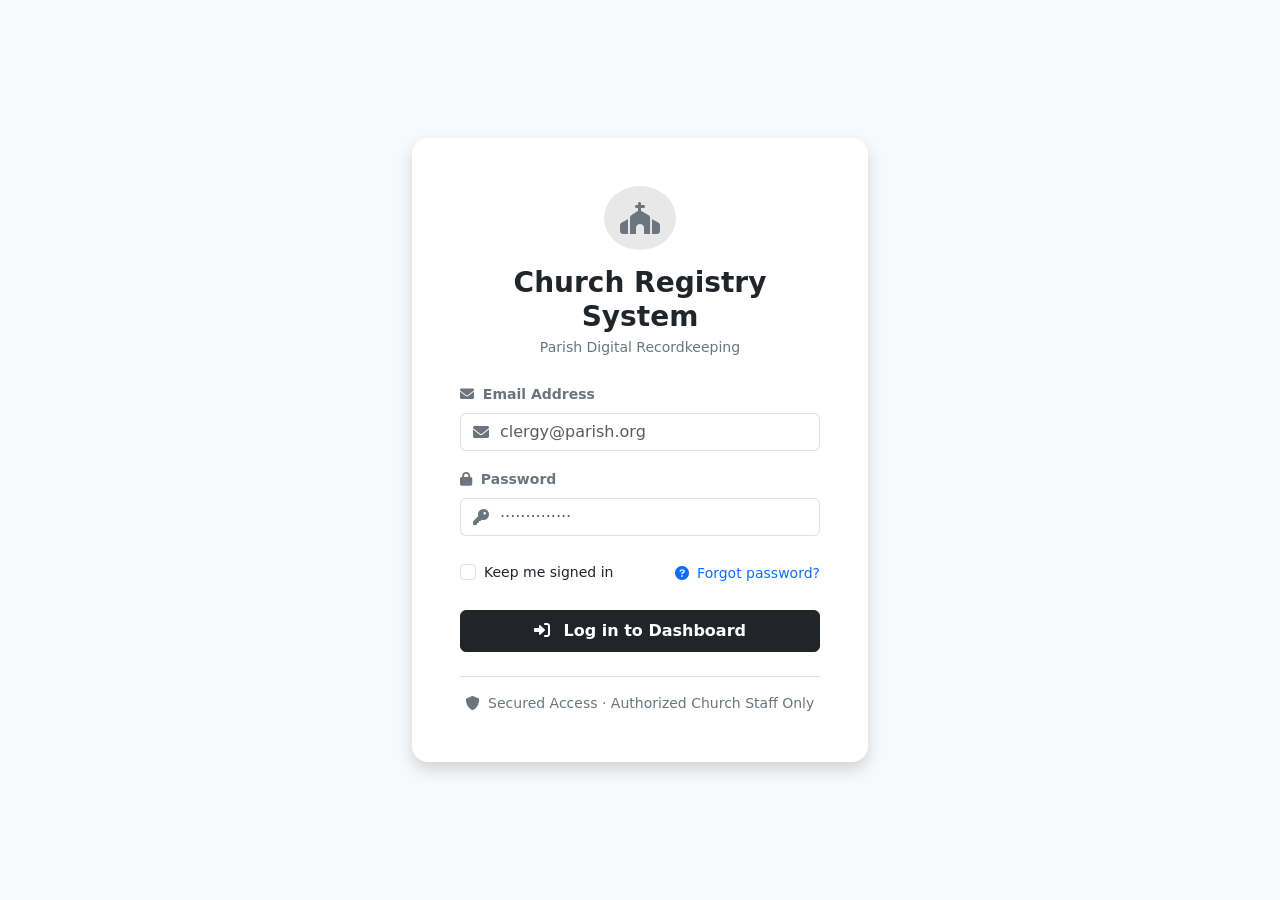
<file: login_page.html>
<!DOCTYPE html>
<html lang="en">
<head>
    <meta charset="UTF-8">
    <meta name="viewport" content="width=device-width, initial-scale=1.0, user-scalable=yes">
    <title>Login | Church Registry System</title>
    <!-- Bootstrap 5 CSS (complete styling) -->
    <link href="https://cdn.jsdelivr.net/npm/bootstrap@5.3.0-alpha1/dist/css/bootstrap.min.css" rel="stylesheet">
    <!-- Font Awesome 6 -->
    <link rel="stylesheet" href="https://cdnjs.cloudflare.com/ajax/libs/font-awesome/6.0.0-beta3/css/all.min.css">
</head>
<body class="bg-light d-flex align-items-center min-vh-100">

    <div class="container" style="max-width: 480px;">
        <div class="row justify-content-center">
            <div class="col-12">
                <!-- Main Card - pure Bootstrap styling -->
                <div class="card shadow border-0 rounded-4">
                    <div class="card-body p-4 p-md-5 text-center">
                        
                        <!-- Church Icon Header -->
                        <div class="bg-dark bg-opacity-10 rounded-circle d-inline-flex p-3 mb-3">
                            <i class="fas fa-church fa-2x text-secondary"></i>
                        </div>
                        
                        <!-- Title -->
                        <h2 class="h3 fw-bold mb-1">Church Registry System</h2>
                        <p class="text-secondary small mb-4">Parish Digital Recordkeeping</p>
                        
                        <!-- Login Form - using Email + Password credentials -->
                        <form method="POST" action="#" id="loginForm">
                            <!-- Email Field -->
                            <div class="mb-3 text-start">
                                <label for="email" class="form-label fw-semibold small text-secondary">
                                    <i class="fas fa-envelope me-1"></i> Email Address
                                </label>
                                <div class="input-group">
                                    <span class="input-group-text bg-white border-end-0 text-secondary">
                                        <i class="fas fa-envelope"></i>
                                    </span>
                                    <input type="email" class="form-control border-start-0 ps-0" id="email" name="email" placeholder="clergy@parish.org" required autocomplete="email">
                                </div>
                                <div class="invalid-feedback text-start small" id="emailFeedback">
                                    Please enter a valid email address.
                                </div>
                            </div>
                            
                            <!-- Password Field -->
                            <div class="mb-4 text-start">
                                <label for="password" class="form-label fw-semibold small text-secondary">
                                    <i class="fas fa-lock me-1"></i> Password
                                </label>
                                <div class="input-group">
                                    <span class="input-group-text bg-white border-end-0 text-secondary">
                                        <i class="fas fa-key"></i>
                                    </span>
                                    <input type="password" class="form-control border-start-0 ps-0" id="password" name="password" placeholder="··············" required autocomplete="current-password">
                                </div>
                                <div class="invalid-feedback text-start small" id="passwordFeedback">
                                    Password is required.
                                </div>
                            </div>
                            
                            <!-- Remember Me & Forgot Password Row -->
                            <div class="d-flex justify-content-between align-items-center mb-4">
                                <div class="form-check">
                                    <input class="form-check-input" type="checkbox" id="rememberCheck">
                                    <label class="form-check-label small" for="rememberCheck">
                                        Keep me signed in
                                    </label>
                                </div>
                                <a href="#" class="text-decoration-none small" data-bs-toggle="modal" data-bs-target="#forgotModal">
                                    <i class="fas fa-question-circle me-1"></i> Forgot password?
                                </a>
                            </div>
                            
                            <!-- Submit Button -->
                            <button type="submit" class="btn btn-dark w-100 py-2 mb-3 fw-semibold">
                                <i class="fas fa-sign-in-alt me-2"></i> Log in to Dashboard
                            </button>
                            
                            <!-- Security Note -->
                            <div class="small text-secondary border-top pt-3 mt-2">
                                <i class="fas fa-shield-alt me-1"></i> Secured Access · Authorized Church Staff Only
                            </div>
                        </form>
                    </div>
                </div>
            </div>
        </div>
    </div>
    
    <!-- Forgot Password Modal (Bootstrap component) -->
    <div class="modal fade" id="forgotModal" tabindex="-1" aria-labelledby="forgotModalLabel" aria-hidden="true">
        <div class="modal-dialog modal-dialog-centered">
            <div class="modal-content">
                <div class="modal-header bg-light">
                    <h5 class="modal-title fw-semibold" id="forgotModalLabel">
                        <i class="fas fa-question-circle me-2"></i>Password Assistance
                    </h5>
                    <button type="button" class="btn-close" data-bs-dismiss="modal" aria-label="Close"></button>
                </div>
                <div class="modal-body">
                    <p class="text-secondary">For authorized church staff, please contact the parish administrator to reset your credentials.</p>
                    <hr>
                    <div class="small">
                        <i class="fas fa-envelope me-2 text-secondary"></i> <strong>Church Office:</strong> registry@parish.org<br>
                        <i class="fas fa-phone-alt me-2 text-secondary"></i> (555) 123-4567
                    </div>
                </div>
                <div class="modal-footer">
                    <button type="button" class="btn btn-secondary btn-sm" data-bs-dismiss="modal">Close</button>
                </div>
            </div>
        </div>
    </div>
    
    <!-- Bootstrap JS Bundle (includes Popper) -->
    <script src="https://cdn.jsdelivr.net/npm/bootstrap@5.3.0-alpha1/dist/js/bootstrap.bundle.min.js"></script>
    
    <!-- Simple form validation with Bootstrap classes only -->
    <script>
        (function() {
            const form = document.getElementById('loginForm');
            const emailInput = document.getElementById('email');
            const passwordInput = document.getElementById('password');
            const emailFeedback = document.getElementById('emailFeedback');
            const passwordFeedback = document.getElementById('passwordFeedback');
            
            // Helper to remove existing alerts
            function removeAlert() {
                const existingAlert = document.querySelector('.login-alert');
                if (existingAlert) existingAlert.remove();
            }
            
            // Helper to show Bootstrap-styled alert
            function showAlert(message, type = 'danger') {
                removeAlert();
                const alertDiv = document.createElement('div');
                alertDiv.className = `alert alert-${type} alert-dismissible fade show login-alert mt-3`;
                alertDiv.setAttribute('role', 'alert');
                alertDiv.innerHTML = `
                    <i class="fas fa-exclamation-triangle me-2"></i>
                    ${message}
                    <button type="button" class="btn-close" data-bs-dismiss="alert" aria-label="Close"></button>
                `;
                const submitBtn = form.querySelector('button[type="submit"]');
                form.insertBefore(alertDiv, submitBtn);
                
                setTimeout(() => {
                    if (alertDiv) alertDiv.remove();
                }, 5000);
            }
            
            // Clear validation styling on input
            function clearInvalidStyle(input, feedback) {
                input.addEventListener('input', function() {
                    this.classList.remove('is-invalid');
                    if (feedback) feedback.style.display = 'none';
                });
            }
            
            if (emailInput) clearInvalidStyle(emailInput, emailFeedback);
            if (passwordInput) clearInvalidStyle(passwordInput, passwordFeedback);
            
            // Email validation function
            function isValidEmail(email) {
                const emailRegex = /^[^\s@]+@([^\s@]+\.)+[^\s@]+$/;
                return emailRegex.test(email);
            }
            
            // Form submission handler
            form.addEventListener('submit', function(event) {
                event.preventDefault();
                
                const email = emailInput ? emailInput.value.trim() : '';
                const password = passwordInput ? passwordInput.value.trim() : '';
                
                let hasError = false;
                
                // Reset validation styles
                if (emailInput) emailInput.classList.remove('is-invalid');
                if (passwordInput) passwordInput.classList.remove('is-invalid');
                if (emailFeedback) emailFeedback.style.display = 'none';
                if (passwordFeedback) passwordFeedback.style.display = 'none';
                
                // Validate email
                if (!email) {
                    hasError = true;
                    if (emailInput) {
                        emailInput.classList.add('is-invalid');
                        if (emailFeedback) {
                            emailFeedback.style.display = 'block';
                            emailFeedback.textContent = 'Email address is required.';
                        }
                    }
                } else if (!isValidEmail(email)) {
                    hasError = true;
                    if (emailInput) {
                        emailInput.classList.add('is-invalid');
                        if (emailFeedback) {
                            emailFeedback.style.display = 'block';
                            emailFeedback.textContent = 'Please enter a valid email address.';
                        }
                    }
                }
                
                // Validate password
                if (!password) {
                    hasError = true;
                    if (passwordInput) {
                        passwordInput.classList.add('is-invalid');
                        if (passwordFeedback) {
                            passwordFeedback.style.display = 'block';
                            passwordFeedback.textContent = 'Password is required.';
                        }
                    }
                }
                
                if (hasError) {
                    showAlert('Please enter both your email address and password to access the church registry.', 'warning');
                    return;
                }
                
                // Success simulation - in production this would submit to Django backend
                showAlert('Demo mode: Authentication would connect to Django backend. Dashboard access granted to authorized staff.', 'success');
            });
        })();
    </script>
</body>
</html>
</file>
